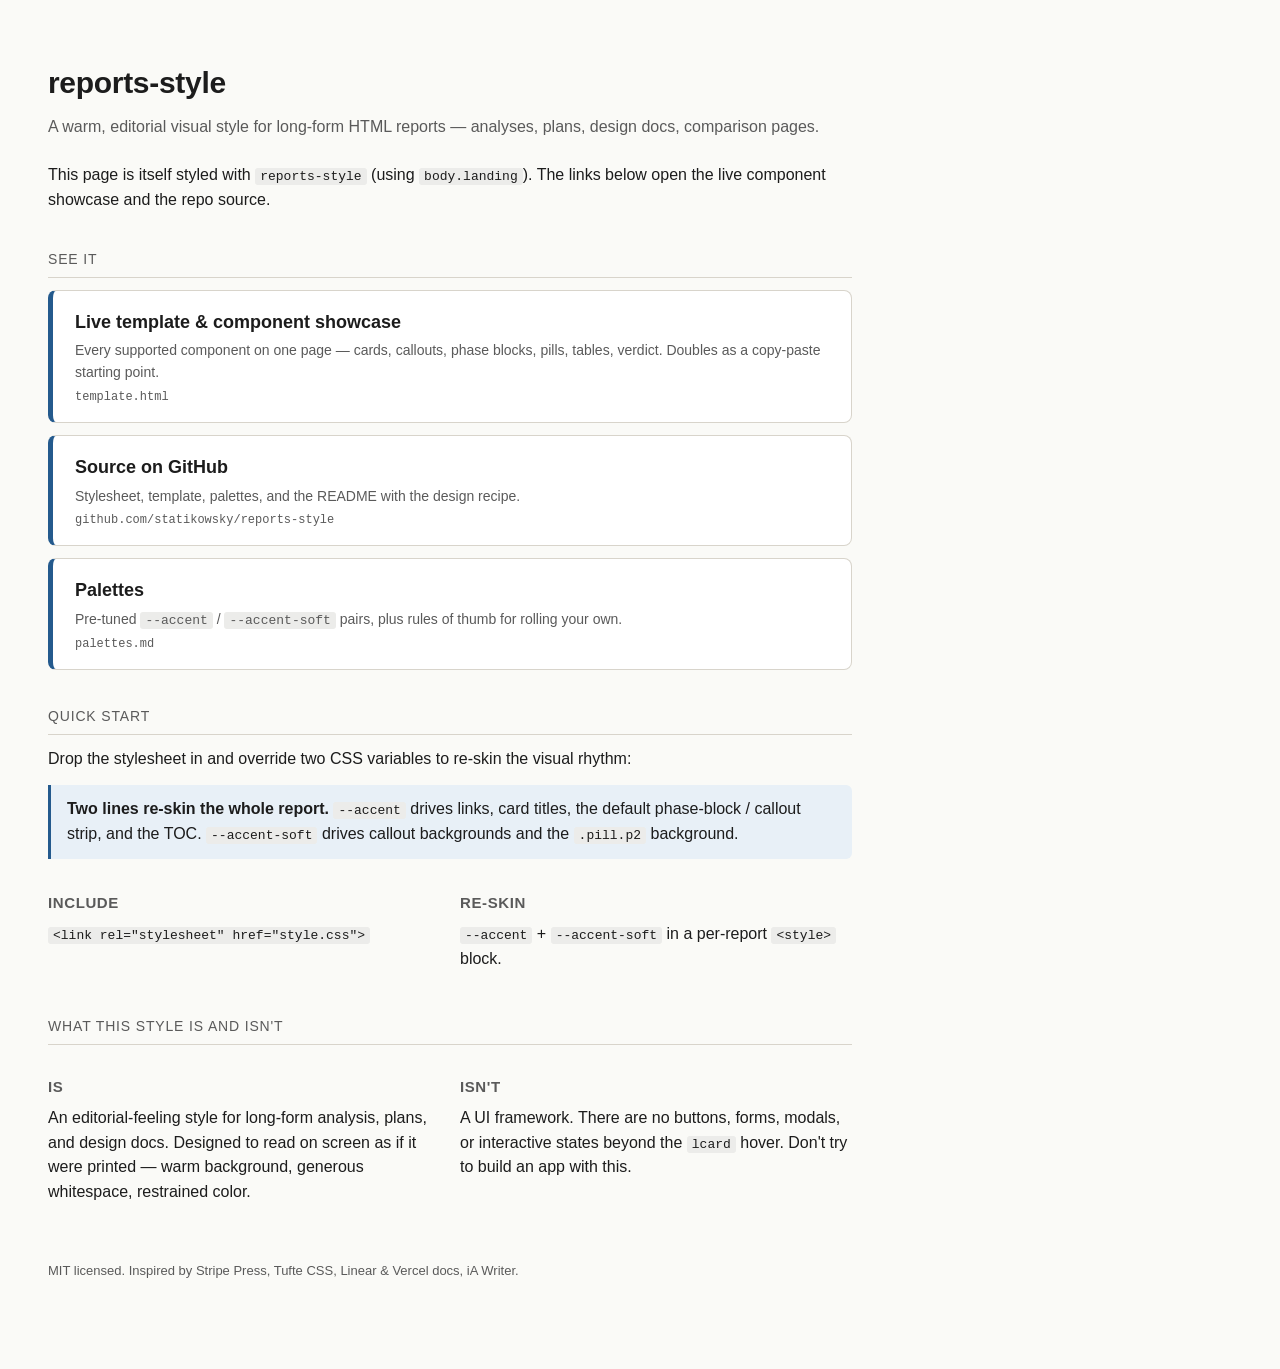
<file: index.html>
<!DOCTYPE html>
<html lang="en">
<head>
<meta charset="UTF-8">
<meta name="viewport" content="width=device-width, initial-scale=1">
<title>reports-style — warm editorial style for HTML reports</title>
<meta name="description" content="A warm, editorial visual style for long-form HTML reports — analyses, plans, design docs, comparison pages.">
<link rel="stylesheet" href="style.css">
<style>
  :root {
    --accent: #245a8d;
    --accent-soft: #e8f0f7;
  }
</style>
</head>
<body class="landing">

<h1>reports-style</h1>
<p class="subtitle">A warm, editorial visual style for long-form HTML reports — analyses, plans, design docs, comparison pages.</p>

<p>This page is itself styled with <code>reports-style</code> (using <code>body.landing</code>). The links below open the live component showcase and the repo source.</p>

<div class="eyebrow">See it</div>

<a class="lcard" href="template.html">
  <div class="title">Live template &amp; component showcase</div>
  <p class="desc">Every supported component on one page — cards, callouts, phase blocks, pills, tables, verdict. Doubles as a copy-paste starting point.</p>
  <span class="filename">template.html</span>
</a>

<a class="lcard" href="https://github.com/statikowsky/reports-style">
  <div class="title">Source on GitHub</div>
  <p class="desc">Stylesheet, template, palettes, and the README with the design recipe.</p>
  <span class="filename">github.com/statikowsky/reports-style</span>
</a>

<a class="lcard" href="https://github.com/statikowsky/reports-style/blob/main/palettes.md">
  <div class="title">Palettes</div>
  <p class="desc">Pre-tuned <code>--accent</code> / <code>--accent-soft</code> pairs, plus rules of thumb for rolling your own.</p>
  <span class="filename">palettes.md</span>
</a>

<div class="eyebrow">Quick start</div>

<p>Drop the stylesheet in and override two CSS variables to re-skin the visual rhythm:</p>

<div class="callout">
  <strong>Two lines re-skin the whole report.</strong> <code>--accent</code> drives links, card titles, the default phase-block / callout strip, and the TOC. <code>--accent-soft</code> drives callout backgrounds and the <code>.pill.p2</code> background.
</div>

<div class="twocol">
  <div>
    <h4>Include</h4>
    <p><code>&lt;link rel="stylesheet" href="style.css"&gt;</code></p>
  </div>
  <div>
    <h4>Re-skin</h4>
    <p><code>--accent</code> + <code>--accent-soft</code> in a per-report <code>&lt;style&gt;</code> block.</p>
  </div>
</div>

<div class="eyebrow">What this style is and isn't</div>

<div class="twocol">
  <div>
    <h4>Is</h4>
    <p>An editorial-feeling style for long-form analysis, plans, and design docs. Designed to read on screen as if it were printed — warm background, generous whitespace, restrained color.</p>
  </div>
  <div>
    <h4>Isn't</h4>
    <p>A UI framework. There are no buttons, forms, modals, or interactive states beyond the <code>lcard</code> hover. Don't try to build an app with this.</p>
  </div>
</div>

<p class="small" style="margin-top: 48px;">MIT licensed. Inspired by Stripe Press, Tufte CSS, Linear &amp; Vercel docs, iA Writer.</p>

</body>
</html>
</file>
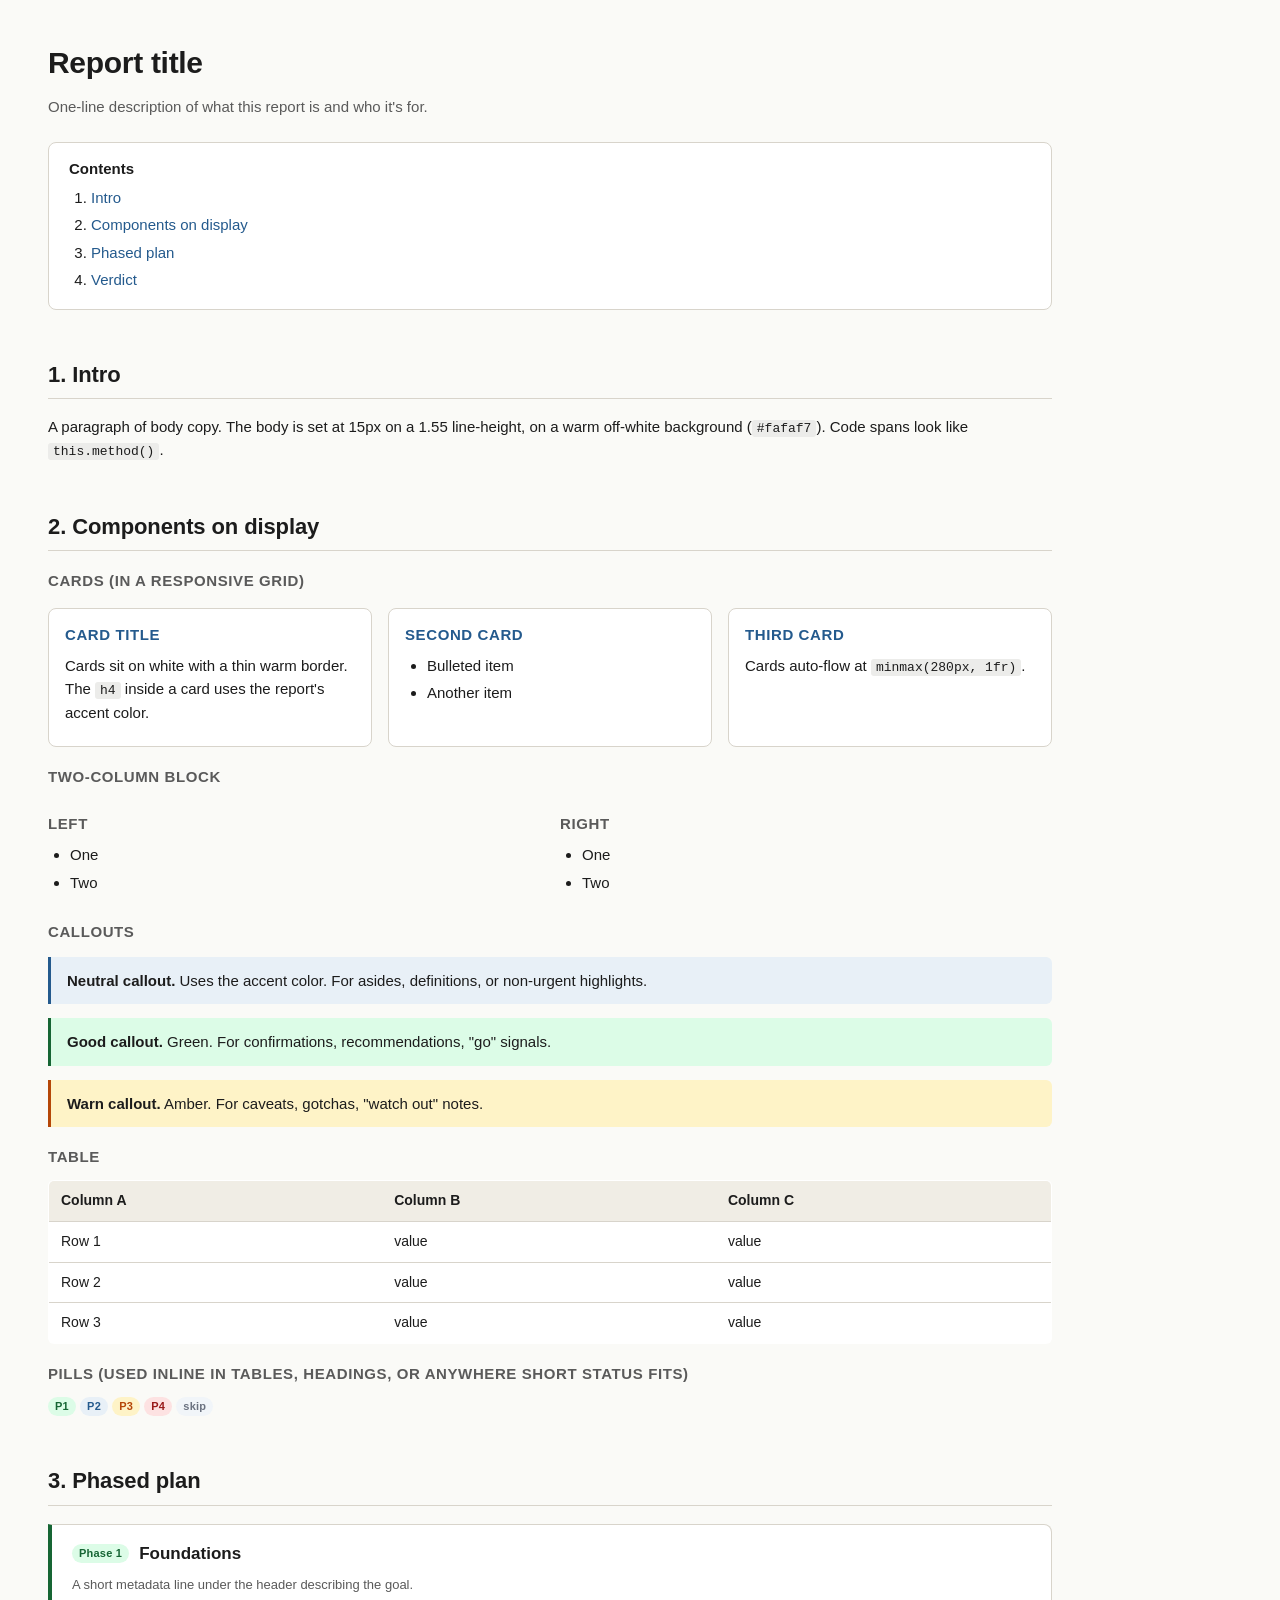
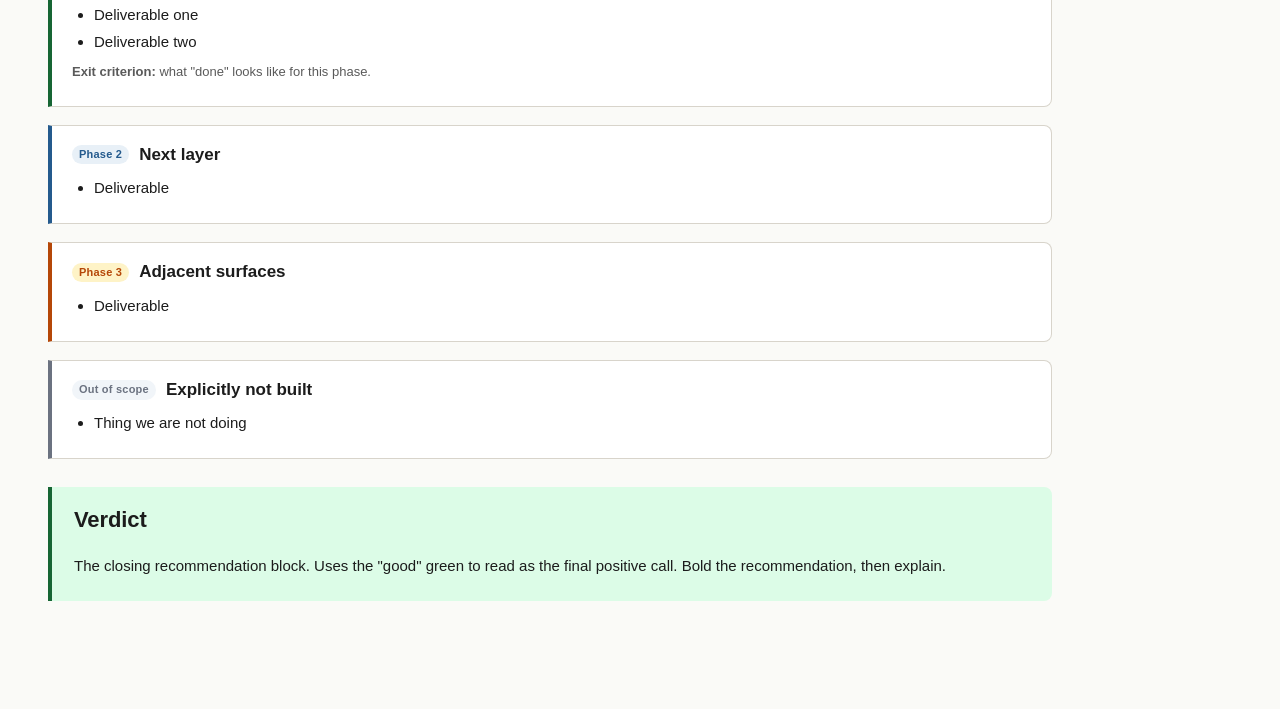
<file: template.html>
<!DOCTYPE html>
<html lang="en">
<head>
<meta charset="UTF-8">
<title>Report title — Subtitle</title>
<link rel="stylesheet" href="style.css">
<style>
  /* Per-report accent override. Pick from palettes.md or roll your own. */
  :root {
    --accent: #245a8d;
    --accent-soft: #e8f0f7;
  }
</style>
</head>
<body>

<h1>Report title</h1>
<p class="subtitle">One-line description of what this report is and who it's for.</p>

<div class="toc">
  <strong>Contents</strong>
  <ol>
    <li><a href="#intro">Intro</a></li>
    <li><a href="#components">Components on display</a></li>
    <li><a href="#phases">Phased plan</a></li>
    <li><a href="#verdict">Verdict</a></li>
  </ol>
</div>

<h2 id="intro">1. Intro</h2>
<p>A paragraph of body copy. The body is set at 15px on a 1.55 line-height, on a warm off-white background (<code>#fafaf7</code>). Code spans look like <code>this.method()</code>.</p>

<h2 id="components">2. Components on display</h2>

<h4>Cards (in a responsive grid)</h4>
<div class="grid">
  <div class="card">
    <h4>Card title</h4>
    <p>Cards sit on white with a thin warm border. The <code>h4</code> inside a card uses the report's accent color.</p>
  </div>
  <div class="card">
    <h4>Second card</h4>
    <ul>
      <li>Bulleted item</li>
      <li>Another item</li>
    </ul>
  </div>
  <div class="card">
    <h4>Third card</h4>
    <p>Cards auto-flow at <code>minmax(280px, 1fr)</code>.</p>
  </div>
</div>

<h4>Two-column block</h4>
<div class="twocol">
  <div>
    <h4>Left</h4>
    <ul><li>One</li><li>Two</li></ul>
  </div>
  <div>
    <h4>Right</h4>
    <ul><li>One</li><li>Two</li></ul>
  </div>
</div>

<h4>Callouts</h4>
<div class="callout">
  <strong>Neutral callout.</strong> Uses the accent color. For asides, definitions, or non-urgent highlights.
</div>
<div class="callout good">
  <strong>Good callout.</strong> Green. For confirmations, recommendations, "go" signals.
</div>
<div class="callout warn">
  <strong>Warn callout.</strong> Amber. For caveats, gotchas, "watch out" notes.
</div>

<h4>Table</h4>
<table>
  <tr><th>Column A</th><th>Column B</th><th>Column C</th></tr>
  <tr><td>Row 1</td><td>value</td><td>value</td></tr>
  <tr><td>Row 2</td><td>value</td><td>value</td></tr>
  <tr><td>Row 3</td><td>value</td><td>value</td></tr>
</table>

<h4>Pills (used inline in tables, headings, or anywhere short status fits)</h4>
<p>
  <span class="pill p1">P1</span>
  <span class="pill p2">P2</span>
  <span class="pill p3">P3</span>
  <span class="pill p4">P4</span>
  <span class="pill skip">skip</span>
</p>

<h2 id="phases">3. Phased plan</h2>

<div class="phase-block p1">
  <div class="phase-header"><span class="pill p1">Phase 1</span><h3>Foundations</h3></div>
  <p class="meta">A short metadata line under the header describing the goal.</p>
  <ul>
    <li>Deliverable one</li>
    <li>Deliverable two</li>
  </ul>
  <p class="meta"><strong>Exit criterion:</strong> what "done" looks like for this phase.</p>
</div>

<div class="phase-block p2">
  <div class="phase-header"><span class="pill p2">Phase 2</span><h3>Next layer</h3></div>
  <ul><li>Deliverable</li></ul>
</div>

<div class="phase-block p3">
  <div class="phase-header"><span class="pill p3">Phase 3</span><h3>Adjacent surfaces</h3></div>
  <ul><li>Deliverable</li></ul>
</div>

<div class="phase-block skip">
  <div class="phase-header"><span class="pill skip">Out of scope</span><h3>Explicitly not built</h3></div>
  <ul><li>Thing we are not doing</li></ul>
</div>

<div class="verdict" id="verdict">
  <h2>Verdict</h2>
  <p>The closing recommendation block. Uses the "good" green to read as the final positive call. Bold the recommendation, then explain.</p>
</div>

</body>
</html>
</file>
<file: style.css>
/*
 * reports-style — warm editorial style for HTML reports
 *
 * Override --accent and --accent-soft per report to re-skin the visual rhythm
 * (left-border strips, callouts, link color). See palettes.md for tuned pairs.
 */

:root {
  /* Warm neutrals — keep these stable across reports */
  --bg: #fafaf7;
  --fg: #1c1c1c;
  --muted: #5a5a5a;
  --line: #d8d4cb;
  --table-head: #f0ede5;
  --code-bg: #ececea;

  /* Accent — override per report */
  --accent: #245a8d;
  --accent-soft: #e8f0f7;

  /* Semantic accents — used for callouts and pills, generally stable */
  --warn: #b54708;
  --warn-soft: #fef3c7;
  --good: #166534;
  --good-soft: #dcfce7;
  --skip: #6b7280;
  --skip-soft: #f1f5f9;
  --danger: #991b1b;
  --danger-soft: #fde2e2;
}

* { box-sizing: border-box; }

body {
  font: 15px/1.55 -apple-system, BlinkMacSystemFont, "SF Pro Text", Helvetica, Arial, sans-serif;
  background: var(--bg);
  color: var(--fg);
  margin: 0;
  padding: 40px 48px 80px;
  max-width: 1100px;
}

/* Use body.landing for index/landing pages — narrower, slightly larger body type */
body.landing { max-width: 900px; padding-top: 60px; font-size: 16px; }

/* ===== Headings ===== */
h1 { font-size: 30px; margin: 0 0 6px; letter-spacing: -0.01em; }
h2 { font-size: 22px; margin: 48px 0 16px; padding-bottom: 6px; border-bottom: 1px solid var(--line); letter-spacing: -0.005em; }
h3 { font-size: 17px; margin: 28px 0 10px; }
/* h4 is used as a small eyebrow label, not a body heading */
h4 { font-size: 15px; margin: 18px 0 6px; color: var(--muted); text-transform: uppercase; letter-spacing: 0.04em; }

p { margin: 8px 0; }
ul, ol { margin: 8px 0 8px 22px; padding: 0; }
li { margin: 4px 0; }

.subtitle { color: var(--muted); margin-bottom: 24px; }
.small { font-size: 13px; color: var(--muted); }
.meta { font-size: 13px; color: var(--muted); }

/* ===== Inline code ===== */
code {
  font: 13px/1.4 "SF Mono", Menlo, Consolas, monospace;
  background: var(--code-bg);
  padding: 1px 5px;
  border-radius: 3px;
}

/* ===== Layout helpers ===== */
.grid {
  display: grid;
  gap: 16px;
  grid-template-columns: repeat(auto-fit, minmax(280px, 1fr));
  margin: 16px 0;
}

.twocol { display: grid; gap: 20px; grid-template-columns: 1fr 1fr; }
@media (max-width: 760px) { .twocol { grid-template-columns: 1fr; } }

/* ===== Cards ===== */
.card {
  background: white;
  border: 1px solid var(--line);
  border-radius: 8px;
  padding: 14px 16px;
}
.card h4 { margin-top: 0; color: var(--accent); }

/* ===== Table ===== */
table {
  width: 100%;
  border-collapse: collapse;
  margin: 12px 0;
  background: white;
  border: 1px solid var(--line);
  border-radius: 6px;
  overflow: hidden;
}
th, td {
  padding: 9px 12px;
  text-align: left;
  border-bottom: 1px solid var(--line);
  vertical-align: top;
  font-size: 14px;
}
th { background: var(--table-head); font-weight: 600; }
tr:last-child td { border-bottom: none; }

/* ===== Pills (tiny rounded badges, used for phase tags / status) ===== */
.pill {
  display: inline-block;
  font-size: 11px;
  padding: 1px 7px;
  border-radius: 10px;
  font-weight: 600;
  letter-spacing: 0.02em;
  vertical-align: middle;
}
.pill.p1   { background: var(--good-soft);   color: var(--good); }
.pill.p2   { background: var(--accent-soft); color: var(--accent); }
.pill.p3   { background: var(--warn-soft);   color: var(--warn); }
.pill.p4   { background: var(--danger-soft); color: var(--danger); }
.pill.skip { background: var(--skip-soft);   color: var(--skip); }

/* ===== Phase block (numbered section panel with colored left strip) ===== */
.phase-block {
  border-left: 4px solid var(--accent);
  background: white;
  padding: 16px 20px;
  margin: 18px 0;
  border-radius: 0 8px 8px 0;
  border-top: 1px solid var(--line);
  border-right: 1px solid var(--line);
  border-bottom: 1px solid var(--line);
}
.phase-block.p1   { border-left-color: var(--good); }
.phase-block.p2   { border-left-color: var(--accent); }
.phase-block.p3   { border-left-color: var(--warn); }
.phase-block.p4   { border-left-color: var(--danger); }
.phase-block.skip { border-left-color: var(--skip); }

.phase-header { display: flex; align-items: center; gap: 10px; margin-bottom: 6px; }
.phase-header h3 { margin: 0; }

/* ===== Callout (inline highlighted note) ===== */
.callout {
  background: var(--accent-soft);
  border-left: 3px solid var(--accent);
  padding: 12px 16px;
  margin: 14px 0;
  border-radius: 0 6px 6px 0;
}
.callout.warn { background: var(--warn-soft); border-color: var(--warn); }
.callout.good { background: var(--good-soft); border-color: var(--good); }

/* ===== Verdict block (closing recommendation) ===== */
.verdict {
  background: var(--good-soft);
  border-left: 4px solid var(--good);
  padding: 16px 22px;
  border-radius: 0 8px 8px 0;
  margin: 28px 0;
}
.verdict h2 { margin-top: 0; border-bottom: none; padding-bottom: 0; }

/* ===== Table of contents ===== */
.toc {
  background: white;
  border: 1px solid var(--line);
  border-radius: 8px;
  padding: 14px 20px;
  margin: 20px 0;
}
.toc ol { margin: 6px 0 0 22px; }
.toc a { color: var(--accent); text-decoration: none; }
.toc a:hover { text-decoration: underline; }

/* ===== Landing-page card (full-bleed clickable card on index pages) ===== */
a.lcard {
  display: block;
  background: white;
  border: 1px solid var(--line);
  border-left: 5px solid var(--accent);
  border-radius: 8px;
  padding: 18px 22px;
  margin: 12px 0;
  text-decoration: none;
  color: var(--fg);
  transition: border-color 0.12s ease, transform 0.12s ease, box-shadow 0.12s ease;
}
a.lcard:hover {
  transform: translateY(-1px);
  box-shadow: 0 4px 14px rgba(0,0,0,0.06);
  border-color: var(--accent);
}
a.lcard .title { font-size: 18px; font-weight: 600; margin: 0 0 4px; }
a.lcard .desc  { font-size: 14px; color: var(--muted); margin: 0; }
a.lcard .filename {
  font: 12px "SF Mono", Menlo, Consolas, monospace;
  color: var(--muted);
  margin-top: 6px;
  display: block;
}

/* ===== Eyebrow label (small uppercase section divider on landing pages) ===== */
.eyebrow {
  font-size: 14px;
  margin: 36px 0 12px;
  padding-bottom: 6px;
  border-bottom: 1px solid var(--line);
  text-transform: uppercase;
  letter-spacing: 0.06em;
  color: var(--muted);
}
</file>
